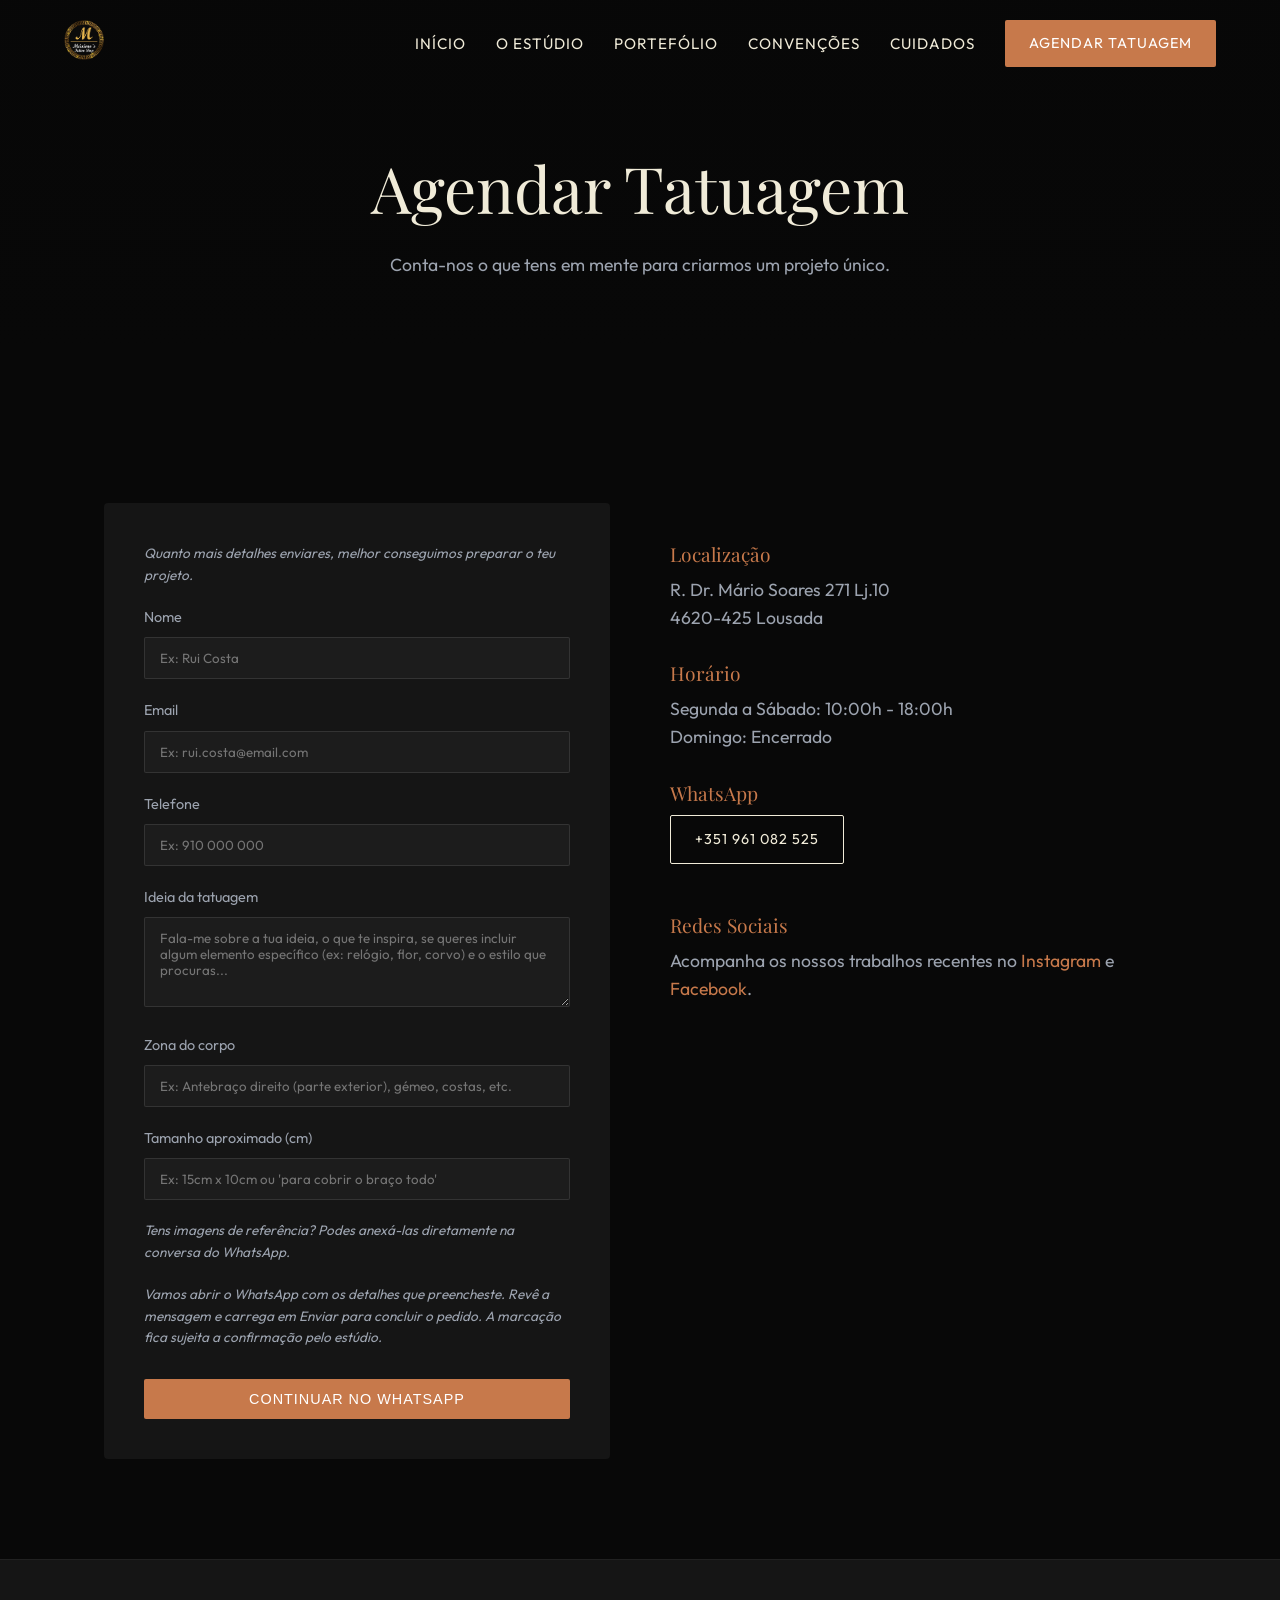
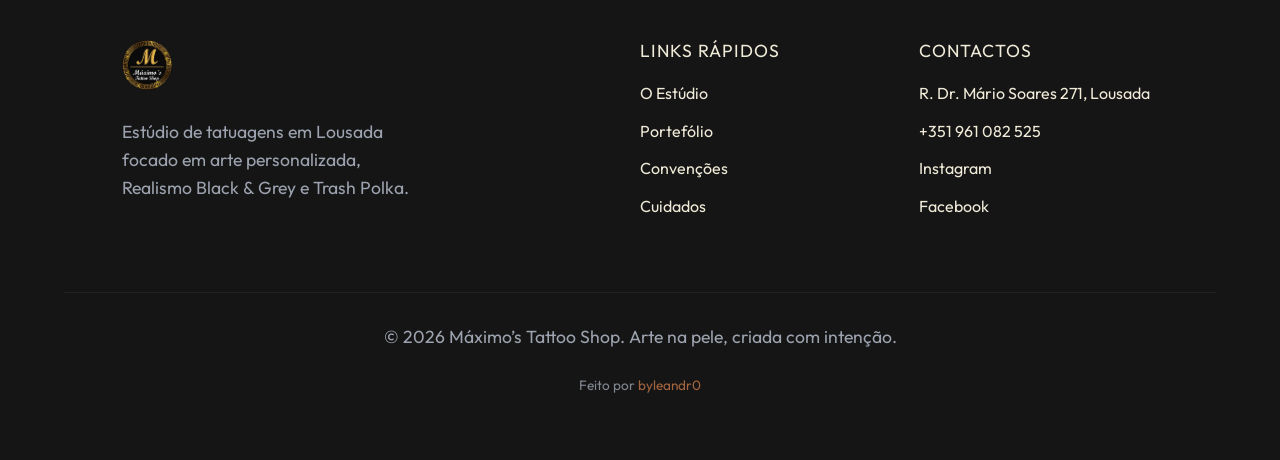
<file: contacto.html>
<!DOCTYPE html>
<html lang="pt-PT">
<head>
    <link rel="icon" type="image/png" href="imgs/logo.png">
    <meta charset="UTF-8">
    <meta name="viewport" content="width=device-width, initial-scale=1.0">
    <title>Contacto | Máximo’s Tattoo Shop</title>
    <link rel="stylesheet" href="css/style.css">
    <style>
        .page-header {
            padding: 150px 5% 50px;
            text-align: center;
            background: linear-gradient(rgba(8,8,8,0.9), var(--bg-dark)), url('https://cdn.myportfolio.com/5f1f122c-08f6-4db4-a8df-3c2144be838a/7c2eefe3-48d6-47b9-ad19-a01fca27b56e_rw_1920.jpeg?h=8f2eebcc6a8084aa6534615d7fa0cb57') center/cover;
        }
        
        .contact-grid {
            display: grid;
            grid-template-columns: 1fr 1fr;
            gap: 60px;
            margin-top: 50px;
        }
        
        @media (max-width: 800px) {
            .contact-grid { grid-template-columns: 1fr; }
        }

        .contact-form {
            background: var(--bg-card);
            padding: 40px;
            border-radius: 4px;
        }

        .form-group {
            margin-bottom: 20px;
        }

        .form-group label {
            display: block;
            margin-bottom: 8px;
            color: var(--text-muted);
            font-size: 0.9rem;
        }

        .form-group input, .form-group textarea, .form-group select {
            width: 100%;
            padding: 12px 15px;
            background: rgba(255,255,255,0.03);
            border: 1px solid rgba(255,255,255,0.1);
            color: var(--text-main);
            border-radius: 2px;
            font-family: var(--font-sans);
            transition: border-color var(--transition-smooth);
        }

        .form-group input:focus, .form-group textarea:focus, .form-group select:focus {
            outline: none;
            border-color: var(--accent-copper);
        }

        .form-note {
            font-size: 0.85rem;
            color: var(--text-muted);
            margin-bottom: 20px;
            font-style: italic;
        }

        .contact-info {
            padding-top: 40px;
        }

        .info-block {
            margin-bottom: 30px;
        }

        .info-block h3 {
            font-size: 1.2rem;
            color: var(--accent-copper);
            margin-bottom: 10px;
        }
    </style>
</head>
<body>
    <!-- Premium Loader -->
    <div class="loader-wrapper" id="loader">
        <div class="loader-content">
            <img src="imgs/logo.png" alt="Máximo's Tattoo Shop" class="loader-logo">
            <div class="loader-progress">
                <div class="loader-bar"></div>
            </div>
        </div>
    </div>

    <header>
        <a href="index.html" class="logo"><img src="imgs/logo.png" alt="Máximo's Tattoo Shop"></a>
        <nav>
            <ul>
                <li><a href="index.html">Início</a></li>
                <li><a href="estudio.html">O Estúdio</a></li>
                <li><a href="portefolio.html">Portefólio</a></li>
                <li><a href="convencoes.html">Convenções</a></li>
                <li><a href="cuidados.html">Cuidados</a></li>
                <li><a href="contacto.html" class="active btn-primary" style="color:white!important;">Agendar Tatuagem</a></li>
            </ul>
        </nav>
        <button class="hamburger"><svg viewBox="0 0 24 24" fill="none" stroke="currentColor" stroke-width="2"><line x1="3" y1="12" x2="21" y2="12"></line><line x1="3" y1="6" x2="21" y2="6"></line><line x1="3" y1="18" x2="21" y2="18"></line></svg></button>
    </header>

    <main>
        <section class="page-header fade-up">
            <div class="container">
                <h1>Agendar Tatuagem</h1>
                <p>Conta-nos o que tens em mente para criarmos um projeto único.</p>
            </div>
        </section>

        <section>
            <div class="container fade-up">
            <div class="contact-grid">
                <div class="contact-form">
                    <p class="form-note">Quanto mais detalhes enviares, melhor conseguimos preparar o teu projeto.</p>
                    <form id="whatsapp-form" aria-describedby="whatsapp-note">
                        <div class="form-group">
                            <label for="nome">Nome</label>
                            <input id="nome" name="nome" type="text" autocomplete="name" required placeholder="Ex: Rui Costa">
                        </div>
                        <div class="form-group">
                            <label for="email">Email</label>
                            <input id="email" name="email" type="email" autocomplete="email" required placeholder="Ex: rui.costa@email.com">
                        </div>
                        <div class="form-group">
                            <label for="telefone">Telefone</label>
                            <input id="telefone" name="telefone" type="tel" autocomplete="tel" required placeholder="Ex: 910 000 000">
                        </div>
                        <div class="form-group">
                            <label for="ideia">Ideia da tatuagem</label>
                            <textarea id="ideia" name="ideia" required rows="4" placeholder="Fala-me sobre a tua ideia, o que te inspira, se queres incluir algum elemento específico (ex: relógio, flor, corvo) e o estilo que procuras..."></textarea>
                        </div>
                        <div class="form-group">
                            <label for="zona">Zona do corpo</label>
                            <input id="zona" name="zona" type="text" required placeholder="Ex: Antebraço direito (parte exterior), gémeo, costas, etc.">
                        </div>
                        <div class="form-group">
                            <label for="tamanho">Tamanho aproximado (cm)</label>
                            <input id="tamanho" name="tamanho" type="text" required placeholder="Ex: 15cm x 10cm ou 'para cobrir o braço todo'">
                        </div>
                        <p class="form-note">Tens imagens de referência? Podes anexá-las diretamente na conversa do WhatsApp.</p>
                        <p class="form-note" id="whatsapp-note">Vamos abrir o WhatsApp com os detalhes que preencheste. Revê a mensagem e carrega em Enviar para concluir o pedido. A marcação fica sujeita a confirmação pelo estúdio.</p>
                        <button type="submit" id="whatsapp-submit" class="btn-primary" disabled style="width: 100%; margin-top: 10px;">Continuar no WhatsApp</button>
                        <noscript><p class="form-note">Ativa o JavaScript para usar o formulário ou <a href="https://wa.me/351961082525">contacta-nos diretamente pelo WhatsApp</a>.</p></noscript>
                    </form>
                </div>
                
                <div class="contact-info">
                    <div class="info-block">
                        <h3>Localização</h3>
                        <p>R. Dr. Mário Soares 271 Lj.10<br>4620-425 Lousada</p>
                    </div>
                    <div class="info-block">
                        <h3>Horário</h3>
                        <p>Segunda a Sábado: 10:00h - 18:00h<br>Domingo: Encerrado</p>
                    </div>
                    <div class="info-block">
                        <h3>WhatsApp</h3>
                        <a href="https://wa.me/351961082525" target="_blank" class="btn-secondary">+351 961 082 525</a>
                    </div>
                    <div class="info-block" style="margin-top: 50px;">
                        <h3>Redes Sociais</h3>
                        <p>Acompanha os nossos trabalhos recentes no <a href="https://www.instagram.com/maximos.tattooshop_lousada/" target="_blank" style="color: var(--accent-copper);">Instagram</a> e <a href="https://www.facebook.com/maximus.tattoo/?locale=pt_PT" target="_blank" style="color: var(--accent-copper);">Facebook</a>.</p>
                    </div>
                </div>
            </div>
            </div>
        </section>
    </main>

    <footer>
        <div class="container footer-grid">
            <div class="footer-brand">
                <a href="index.html" class="logo"><img src="imgs/logo.png" alt="Máximo's Tattoo Shop"></a>
                <p>Estúdio de tatuagens em Lousada focado em arte personalizada, Realismo Black & Grey e Trash Polka.</p>
            </div>
            <div class="footer-links">
                <h4>Links Rápidos</h4>
                <ul>
                    <li><a href="estudio.html">O Estúdio</a></li>
                    <li><a href="portefolio.html">Portefólio</a></li>
                    <li><a href="convencoes.html">Convenções</a></li>
                    <li><a href="cuidados.html">Cuidados</a></li>
                </ul>
            </div>
            <div class="footer-links">
                <h4>Contactos</h4>
                <ul>
                    <li><a href="contacto.html">R. Dr. Mário Soares 271, Lousada</a></li>
                    <li><a href="https://wa.me/351961082525" target="_blank">+351 961 082 525</a></li>
                    <li><a href="https://www.instagram.com/maximos.tattooshop_lousada/" target="_blank">Instagram</a></li>
                    <li><a href="https://www.facebook.com/maximus.tattoo/?locale=pt_PT" target="_blank">Facebook</a></li>
                </ul>
            </div>
        </div>
        <div class="container footer-bottom">
            <p>&copy; 2026 Máximo’s Tattoo Shop. Arte na pele, criada com intenção.</p>
            <p style="margin-top: 10px; font-size: 0.85rem; opacity: 0.8;">Feito por <a href="https://byleandr0.com" target="_blank" style="color: var(--accent-copper);">byleandr0</a></p>
        </div>
    </footer>

    <script src="js/main.js"></script>
    <script src="js/contacto.js"></script>
</body>
</html>
</file>
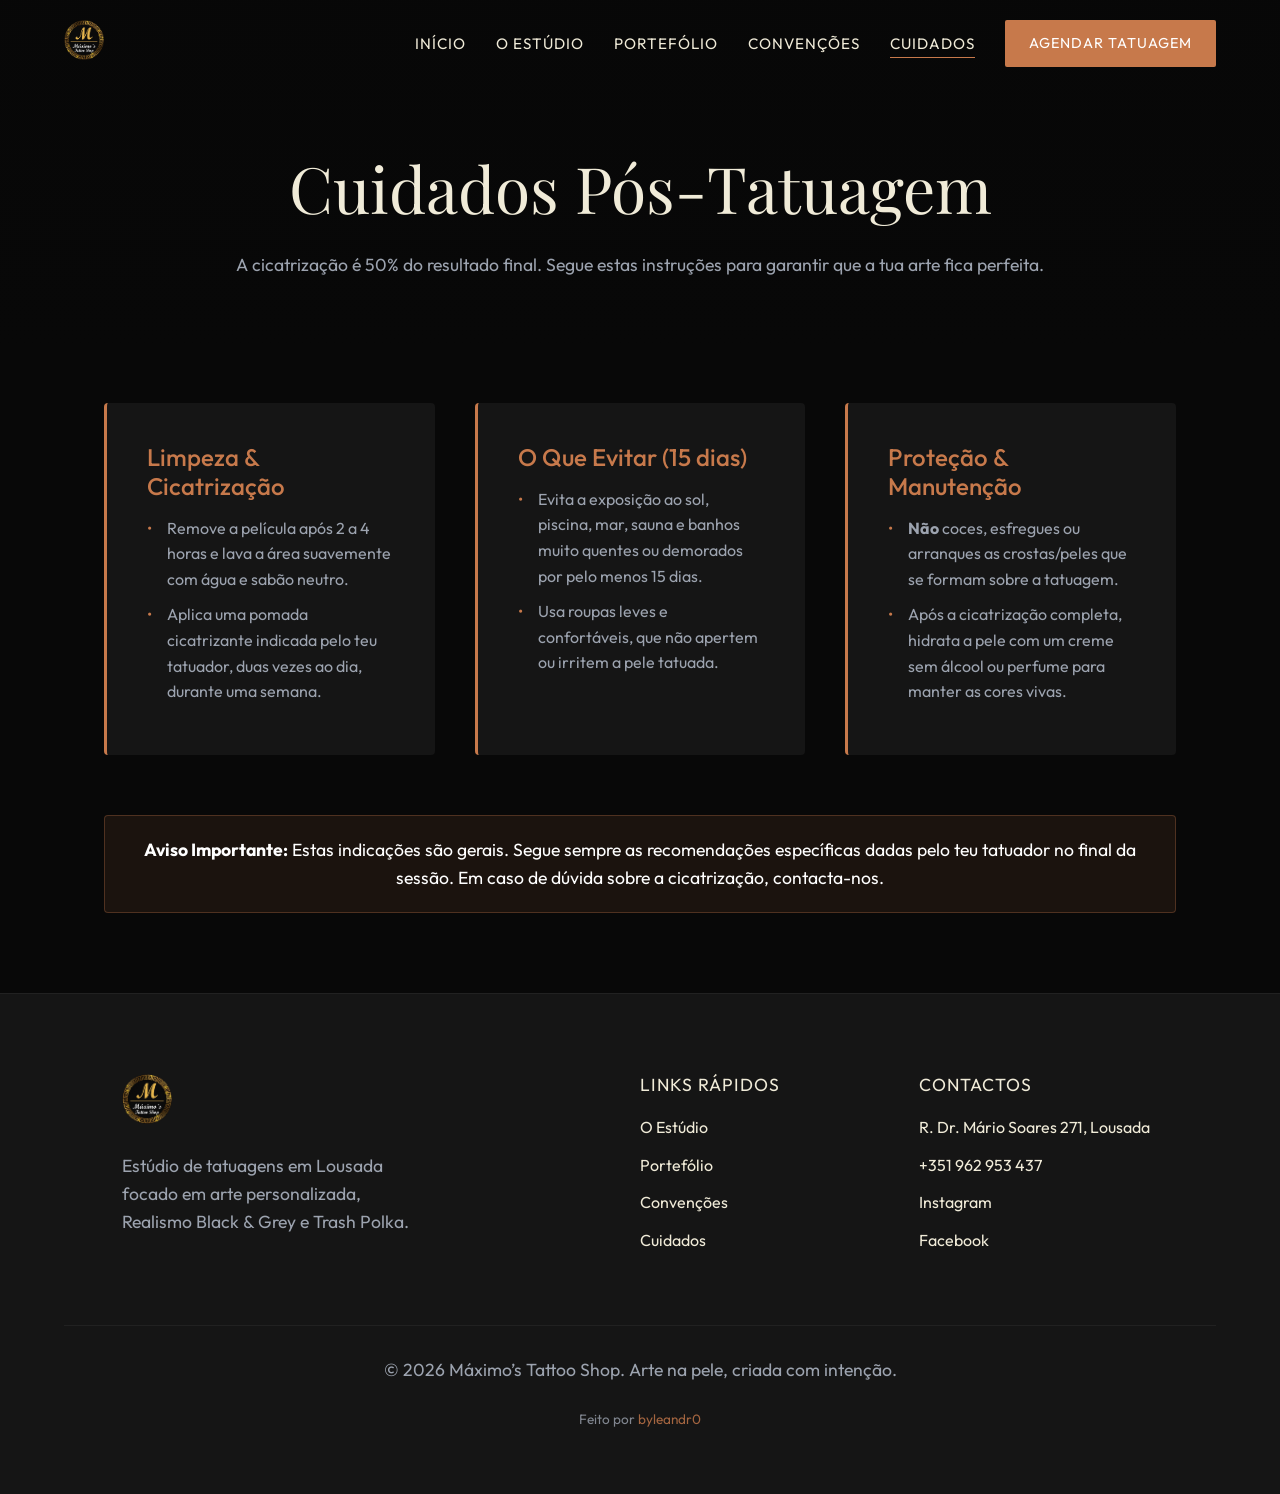
<file: cuidados.html>
<!DOCTYPE html>
<html lang="pt-PT">
<head>
    <link rel="icon" type="image/png" href="imgs/logo.png">
    <meta charset="UTF-8">
    <meta name="viewport" content="width=device-width, initial-scale=1.0">
    <title>Cuidados | Máximo’s Tattoo Shop</title>
    <link rel="stylesheet" href="css/style.css">
    <style>
        .page-header {
            padding: 150px 5% 50px;
            text-align: center;
            background: linear-gradient(rgba(8,8,8,0.9), var(--bg-dark)), url('https://cdn.myportfolio.com/5f1f122c-08f6-4db4-a8df-3c2144be838a/bf830eb0-b700-444a-b5b3-7c4dd4fde6f7_rw_1920.jpeg?h=f48b32bd23892fbfdb6a85a183415d82') center/cover;
        }

        .care-grid {
            display: grid;
            grid-template-columns: repeat(auto-fit, minmax(280px, 1fr));
            gap: 40px;
            margin-top: 50px;
        }

        .care-card {
            background: var(--bg-card);
            padding: 40px;
            border-radius: 4px;
            border-left: 3px solid var(--accent-copper);
        }

        .care-card h3 {
            color: var(--accent-copper);
            margin-bottom: 15px;
            font-family: var(--font-sans);
            font-weight: 500;
        }

        .care-card ul {
            list-style: none;
        }
        
        .care-card ul li {
            position: relative;
            padding-left: 20px;
            margin-bottom: 10px;
            color: var(--text-muted);
        }

        .care-card ul li::before {
            content: '•';
            position: absolute;
            left: 0;
            color: var(--accent-copper);
        }

        .alert-box {
            background: rgba(199, 121, 75, 0.1);
            border: 1px solid rgba(199, 121, 75, 0.3);
            padding: 20px;
            border-radius: 4px;
            margin-top: 60px;
            margin-bottom: 80px;
            text-align: center;
        }

        .alert-box p {
            margin: 0;
            color: #fff;
        }
    </style>
</head>
<body>
    <!-- Premium Loader -->
    <div class="loader-wrapper" id="loader">
        <div class="loader-content">
            <img src="imgs/logo.png" alt="Máximo's Tattoo Shop" class="loader-logo">
            <div class="loader-progress">
                <div class="loader-bar"></div>
            </div>
        </div>
    </div>

    <header>
        <a href="index.html" class="logo"><img src="imgs/logo.png" alt="Máximo's Tattoo Shop"></a>
        <nav>
            <ul>
                <li><a href="index.html">Início</a></li>
                <li><a href="estudio.html">O Estúdio</a></li>
                <li><a href="portefolio.html">Portefólio</a></li>
                <li><a href="convencoes.html">Convenções</a></li>
                <li><a href="cuidados.html" class="active">Cuidados</a></li>
                <li><a href="contacto.html" class="btn-primary" style="color:white!important;">Agendar Tatuagem</a></li>
            </ul>
        </nav>
        <button class="hamburger"><svg viewBox="0 0 24 24" fill="none" stroke="currentColor" stroke-width="2"><line x1="3" y1="12" x2="21" y2="12"></line><line x1="3" y1="6" x2="21" y2="6"></line><line x1="3" y1="18" x2="21" y2="18"></line></svg></button>
    </header>

    <main>
        <section class="page-header fade-up">
            <div class="container">
                <h1>Cuidados Pós-Tatuagem</h1>
                <p>A cicatrização é 50% do resultado final. Segue estas instruções para garantir que a tua arte fica perfeita.</p>
            </div>
        </section>

        <section class="container fade-up" style="padding-top: 0;">
            <div class="care-grid">
                <div class="care-card">
                    <h3>Limpeza & Cicatrização</h3>
                    <ul>
                        <li>Remove a película após 2 a 4 horas e lava a área suavemente com água e sabão neutro.</li>
                        <li>Aplica uma pomada cicatrizante indicada pelo teu tatuador, duas vezes ao dia, durante uma semana.</li>
                    </ul>
                </div>

                <div class="care-card">
                    <h3>O Que Evitar (15 dias)</h3>
                    <ul>
                        <li>Evita a exposição ao sol, piscina, mar, sauna e banhos muito quentes ou demorados por pelo menos 15 dias.</li>
                        <li>Usa roupas leves e confortáveis, que não apertem ou irritem a pele tatuada.</li>
                    </ul>
                </div>

                <div class="care-card">
                    <h3>Proteção & Manutenção</h3>
                    <ul>
                        <li><strong>Não</strong> coces, esfregues ou arranques as crostas/peles que se formam sobre a tatuagem.</li>
                        <li>Após a cicatrização completa, hidrata a pele com um creme sem álcool ou perfume para manter as cores vivas.</li>
                    </ul>
                </div>
            </div>

            <div class="alert-box fade-up">
                <p><strong>Aviso Importante:</strong> Estas indicações são gerais. Segue sempre as recomendações específicas dadas pelo teu tatuador no final da sessão. Em caso de dúvida sobre a cicatrização, contacta-nos.</p>
            </div>
        </section>

    </main>

    <footer>
        <div class="container footer-grid">
            <div class="footer-brand">
                <a href="index.html" class="logo"><img src="imgs/logo.png" alt="Máximo's Tattoo Shop"></a>
                <p>Estúdio de tatuagens em Lousada focado em arte personalizada, Realismo Black & Grey e Trash Polka.</p>
            </div>
            <div class="footer-links">
                <h4>Links Rápidos</h4>
                <ul>
                    <li><a href="estudio.html">O Estúdio</a></li>
                    <li><a href="portefolio.html">Portefólio</a></li>
                    <li><a href="convencoes.html">Convenções</a></li>
                    <li><a href="cuidados.html">Cuidados</a></li>
                </ul>
            </div>
            <div class="footer-links">
                <h4>Contactos</h4>
                <ul>
                    <li><a href="contacto.html">R. Dr. Mário Soares 271, Lousada</a></li>
                    <li><a href="https://wa.me/351962953437" target="_blank">+351 962 953 437</a></li>
                    <li><a href="https://www.instagram.com/maximos.tattooshop_lousada/" target="_blank">Instagram</a></li>
                    <li><a href="https://www.facebook.com/maximus.tattoo/?locale=pt_PT" target="_blank">Facebook</a></li>
                </ul>
            </div>
        </div>
        <div class="container footer-bottom">
            <p>&copy; 2026 Máximo’s Tattoo Shop. Arte na pele, criada com intenção.</p>
            <p style="margin-top: 10px; font-size: 0.85rem; opacity: 0.8;">Feito por <a href="https://byleandr0.com" target="_blank" style="color: var(--accent-copper);">byleandr0</a></p>
        </div>
    </footer>

    <script src="js/main.js"></script>
</body>
</html>
</file>
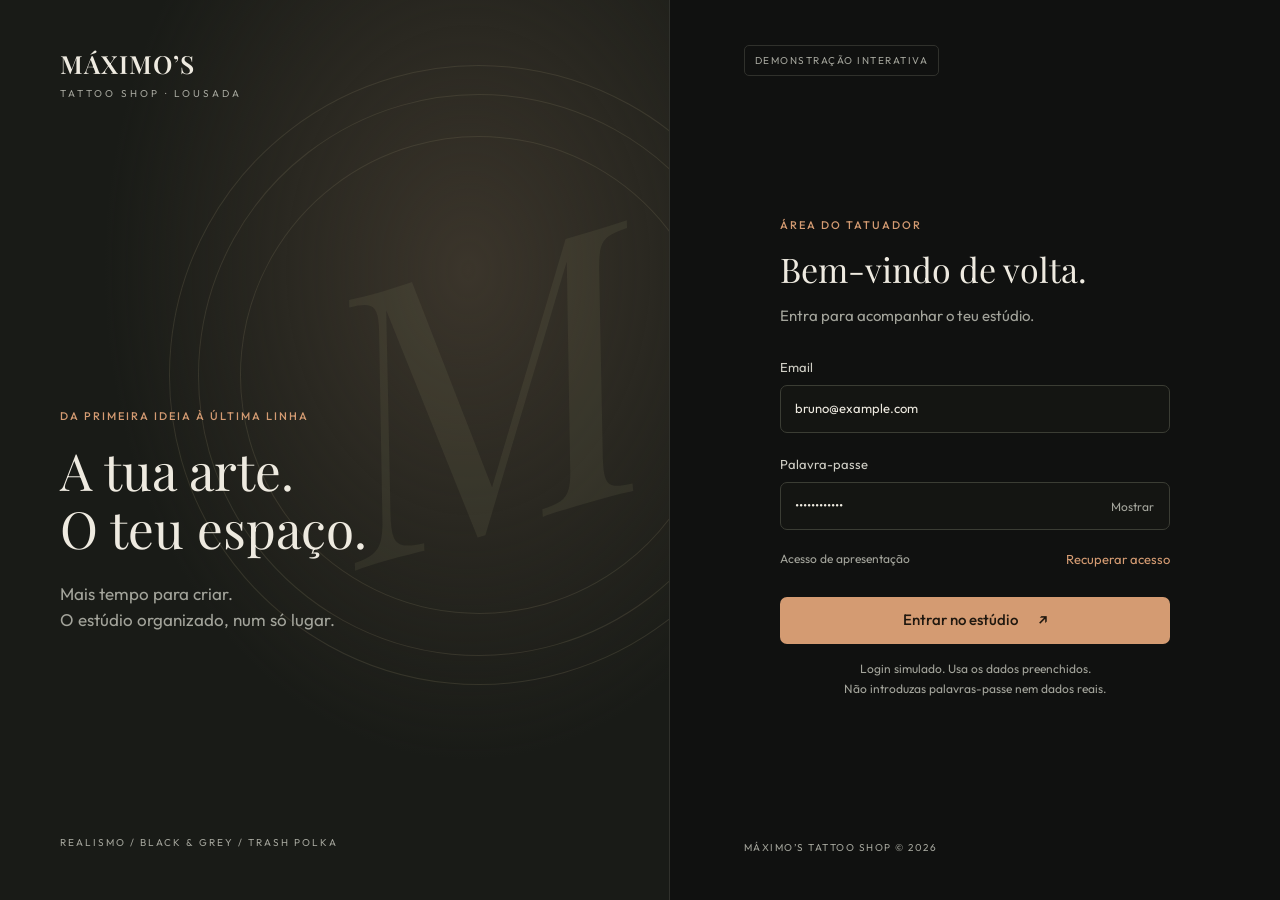
<file: dashboard.html>
<!doctype html>
<html lang="pt-PT">
<head><meta charset="utf-8"><meta name="viewport" content="width=device-width,initial-scale=1,viewport-fit=cover"><meta name="robots" content="noindex,nofollow"><title>Estúdio privado · Máximo’s Tattoo Shop</title><link rel="icon" href="imgs/logo.png"><link rel="stylesheet" href="css/dashboard.css"></head>
<body>
<section id="login" class="login-screen">
 <div class="login-art"><a href="index.html" class="wordmark">MÁXIMO’S<span>TATTOO SHOP · LOUSADA</span></a><div class="art-lines" aria-hidden="true"><span>M</span></div><div class="art-caption"><div class="eyebrow">DA PRIMEIRA IDEIA À ÚLTIMA LINHA</div><h1>A tua arte.<br>O teu espaço.</h1><p>Mais tempo para criar.<br>O estúdio organizado, num só lugar.</p></div><span class="art-foot">REALISMO / BLACK & GREY / TRASH POLKA</span></div>
 <div class="login-side"><span class="demo-label">DEMONSTRAÇÃO INTERATIVA</span><form id="login-form"><div class="eyebrow">ÁREA DO TATUADOR</div><h2>Bem-vindo de volta.</h2><p class="muted">Entra para acompanhar o teu estúdio.</p><label>Email<input type="email" value="bruno@example.com" autocomplete="off" required></label><label>Palavra-passe<div class="password-wrap"><input id="password" type="password" value="demonstracao" autocomplete="off" required><button type="button" id="show-password" aria-label="Mostrar palavra-passe">Mostrar</button></div></label><div class="login-options"><span>Acesso de apresentação</span><button type="button" class="text-button" id="recover">Recuperar acesso</button></div><button class="primary full" type="submit">Entrar no estúdio <span>↗</span></button><p class="demo-explanation">Login simulado. Usa os dados preenchidos.<br>Não introduzas palavras-passe nem dados reais.</p></form><span class="login-footer">MÁXIMO’S TATTOO SHOP © 2026</span></div>
</section>
<div id="app" class="app" hidden>
 <aside class="sidebar"><a class="wordmark" href="index.html">MÁXIMO’S<span>TATTOO SHOP</span></a><div class="sidebar-caption">O TEU ESTÚDIO</div><nav aria-label="Navegação principal"><button data-page="overview" class="active"><span>◫</span> Visão geral</button><button data-page="agenda"><span>▦</span> Agenda</button><button data-page="requests"><span>↙</span> Pedidos <b id="nav-count">3</b></button><button data-page="clients"><span>◎</span> Clientes</button><button data-page="availability"><span>◷</span> Horários</button></nav><div class="sidebar-bottom"><div class="demo-card"><span class="status-dot"></span> Modo demonstração<small>Dados fictícios · sem envios reais</small></div><a href="index.html" target="_blank" rel="noopener">Ver site público ↗</a><button id="logout">Terminar sessão ↗</button><div class="profile"><div class="avatar">BM</div><div>Bruno Máximos<small>Tatuador / Administrador</small></div></div></div></aside>
 <div class="workspace"><header class="topbar"><div><span class="muted">Estúdio</span><span class="slash">/</span><span id="breadcrumb">Visão geral</span></div><div class="top-right"><span class="demo-label">PRÉ-VISUALIZAÇÃO</span><span class="avatar small">BM</span></div></header><main id="main"></main><footer class="app-footer">Máximo’s Tattoo Shop <span>Protótipo de apresentação · Setembro 2026</span></footer></div>
</div>
<dialog id="detail-dialog"><div class="dialog-top"><span class="eyebrow">FICHA DO CLIENTE</span><button class="icon-button" data-close aria-label="Fechar ficha">×</button></div><div id="detail-content"></div></dialog>
<dialog id="new-dialog"><div class="dialog-top"><span class="eyebrow">AGENDA DO ESTÚDIO</span><button class="icon-button" data-close aria-label="Fechar nova marcação">×</button></div><h2>Nova marcação</h2><p class="muted">Adiciona um contacto recebido fora do site.</p><form id="new-form"><div class="form-grid"><label>Nome<input name="name" required maxlength="80" placeholder="Nome do cliente"></label><label>Email<input name="email" type="email" required placeholder="cliente@example.com"></label><label>Data<input name="date" type="date" value="2026-09-28" required></label><label>Hora<input name="time" type="time" value="10:00" required></label><label>Zona do corpo<input name="zone" required placeholder="Ex.: antebraço"></label><label>Duração<select name="duration"><option value="1">1 hora</option><option value="2" selected>2 horas</option><option value="3">3 horas</option></select></label><label class="span-two">Ideia<textarea name="idea" required maxlength="1200" placeholder="Descrição do projeto"></textarea></label></div><button class="primary full" type="submit">Adicionar à agenda</button></form></dialog>
<div id="toast" class="toast" role="status" hidden></div><script src="js/dashboard.js"></script>
</body></html>
</file>
<file: css/style.css>
@import url('https://fonts.googleapis.com/css2?family=Outfit:wght@300;400;500;600&family=Playfair+Display:ital,wght@0,400;0,600;1,400&display=swap');

:root {
  --bg-dark: #080808;
  --bg-card: #151515;
  --bg-lighter: #1e1e1e;
  
  --text-main: #f0ebd8;
  --text-muted: #9ca3af;
  
  --accent-copper: #c7794b;
  --accent-copper-hover: #b06236;
  --accent-red: #7a1f1f;
  
  --font-sans: 'Outfit', sans-serif;
  --font-serif: 'Playfair Display', serif;
  
  --transition-smooth: 0.4s cubic-bezier(0.25, 1, 0.5, 1);
}

* {
  margin: 0;
  padding: 0;
  box-sizing: border-box;
}

html {
  scroll-behavior: smooth;
  font-size: 16px;
}

body {
  background-color: var(--bg-dark);
  color: var(--text-main);
  font-family: var(--font-sans);
  line-height: 1.6;
  overflow-x: hidden;
  opacity: 0;
  animation: fadeInBody 0.8s forwards;
}

@keyframes fadeInBody {
  to { opacity: 1; }
}

/* Typography */
h1, h2, h3, h4 {
  font-family: var(--font-serif);
  font-weight: 400;
  line-height: 1.2;
}

h1 {
  font-size: clamp(2.5rem, 5vw, 4.5rem);
  margin-bottom: 1.5rem;
}

h2 {
  font-size: clamp(2rem, 4vw, 3rem);
  margin-bottom: 2rem;
  position: relative;
  display: inline-block;
}

h2::after {
  content: '';
  position: absolute;
  bottom: -10px;
  left: 0;
  width: 40px;
  height: 2px;
  background-color: var(--accent-copper);
}

h3 {
  font-size: 1.5rem;
  margin-bottom: 1rem;
}

p {
  color: var(--text-muted);
  margin-bottom: 1.5rem;
  font-size: 1.1rem;
}

a {
  color: var(--text-main);
  text-decoration: none;
  transition: color var(--transition-smooth);
}

a:hover {
  color: var(--accent-copper);
}

/* Layout */
.container {
  max-width: 1200px;
  margin: 0 auto;
  padding: 0 5%;
}

section {
  padding: 100px 0;
}

/* Header & Nav */
header {
  position: fixed;
  top: 0;
  left: 0;
  width: 100%;
  padding: 20px 5%;
  display: flex;
  justify-content: space-between;
  align-items: center;
  z-index: 1000;
  transition: all var(--transition-smooth);
  background: transparent;
}

header.scrolled {
  background: rgba(8, 8, 8, 0.95);
  backdrop-filter: blur(10px);
  padding: 15px 5%;
  border-bottom: 1px solid rgba(255, 255, 255, 0.05);
}

.logo img {
  height: 40px;
}

nav ul {
  display: flex;
  gap: 30px;
  list-style: none;
  align-items: center;
}

nav ul li a {
  font-size: 0.95rem;
  text-transform: uppercase;
  letter-spacing: 1px;
  position: relative;
}

nav ul li a::after {
  content: '';
  position: absolute;
  bottom: -5px;
  left: 0;
  width: 0;
  height: 1px;
  background-color: var(--accent-copper);
  transition: width var(--transition-smooth);
}

nav ul li a:hover::after,
nav ul li a.active::after {
  width: 100%;
}

.btn-primary {
  background-color: var(--accent-copper);
  color: #fff !important;
  padding: 12px 24px;
  border: none;
  border-radius: 2px;
  text-transform: uppercase;
  letter-spacing: 1px;
  font-size: 0.9rem;
  cursor: pointer;
  transition: all var(--transition-smooth);
  display: inline-block;
}

.btn-primary:hover {
  background-color: var(--accent-copper-hover);
  transform: translateY(-2px);
  box-shadow: 0 10px 20px rgba(0, 0, 0, 0.3);
}
.btn-primary::after { display: none !important; }

.btn-secondary {
  background-color: transparent;
  color: var(--text-main) !important;
  padding: 12px 24px;
  border: 1px solid var(--text-main);
  border-radius: 2px;
  text-transform: uppercase;
  letter-spacing: 1px;
  font-size: 0.9rem;
  cursor: pointer;
  transition: all var(--transition-smooth);
  display: inline-block;
}

.btn-secondary:hover {
  background-color: var(--text-main);
  color: var(--bg-dark) !important;
}
.btn-secondary::after { display: none !important; }

/* Mobile Menu */
.hamburger {
  display: none;
  cursor: pointer;
  background: none;
  border: none;
  color: var(--text-main);
}
.hamburger svg {
  width: 30px;
  height: 30px;
}

/* Animations (Scroll triggers) */
.fade-up {
  opacity: 0;
  transform: translateY(30px);
  transition: opacity 0.8s ease-out, transform 0.8s ease-out;
}
.fade-up.visible {
  opacity: 1;
  transform: translateY(0);
}

/* Footer */
footer {
  background-color: var(--bg-card);
  padding: 80px 5% 40px;
  border-top: 1px solid rgba(255,255,255,0.05);
}

.footer-grid {
  display: grid;
  grid-template-columns: 2fr 1fr 1fr;
  gap: 40px;
  margin-bottom: 60px;
}

.footer-brand .logo img {
  height: 50px;
  margin-bottom: 20px;
}

.footer-brand p {
  max-width: 300px;
}

.footer-links h4 {
  font-family: var(--font-sans);
  font-size: 1.1rem;
  margin-bottom: 20px;
  text-transform: uppercase;
  letter-spacing: 1px;
}

.footer-links ul {
  list-style: none;
}

.footer-links ul li {
  margin-bottom: 12px;
}

.footer-bottom {
  text-align: center;
  padding-top: 30px;
  border-top: 1px solid rgba(255,255,255,0.05);
  color: var(--text-muted);
  font-size: 0.9rem;
}

/* Responsive */
@media (max-width: 900px) {
  nav ul {
    position: fixed;
    top: 0;
    right: -100%;
    width: 300px;
    height: 100vh;
    background-color: var(--bg-card);
    flex-direction: column;
    justify-content: center;
    transition: right var(--transition-smooth);
    box-shadow: -5px 0 20px rgba(0,0,0,0.5);
  }
  
  nav ul.active {
    right: 0;
  }
  
  .hamburger {
    display: block;
    z-index: 1001;
  }

  .footer-grid {
    grid-template-columns: 1fr;
  }
}



/* --- LOADER ANIMATION --- */
.loader-wrapper {
    position: fixed;
    top: 0;
    left: 0;
    width: 100vw;
    height: 100vh;
    background-color: var(--bg-dark);
    z-index: 99999;
    display: flex;
    justify-content: center;
    align-items: center;
    transition: opacity 0.8s ease, visibility 0.8s ease;
}

.loader-content {
    display: flex;
    flex-direction: column;
    align-items: center;
    gap: 30px;
}

.loader-logo {
    width: 150px;
    height: auto;
    opacity: 0;
    animation: inkReveal 1s forwards;
}

.loader-progress {
    width: 150px;
    height: 2px;
    background: rgba(255, 255, 255, 0.1);
    border-radius: 2px;
    overflow: hidden;
}

.loader-bar {
    width: 0%;
    height: 100%;
    background: var(--accent-copper);
    box-shadow: 0 0 10px var(--accent-copper);
    animation: loadingBar 1s ease-in-out forwards;
}

@keyframes inkReveal {
    0% {
        opacity: 0;
        transform: scale(0.9) translateY(20px);
        filter: blur(10px) drop-shadow(0 0 0 rgba(199, 121, 75, 0));
    }
    100% {
        opacity: 1;
        transform: scale(1) translateY(0);
        filter: blur(0px) drop-shadow(0 0 20px rgba(199, 121, 75, 0.4));
    }
}

@keyframes loadingBar {
    0% { width: 0%; }
    50% { width: 60%; }
    100% { width: 100%; }
}

.loader-wrapper.fade-out {
    opacity: 0;
    visibility: hidden;
}
</file>
<file: css/dashboard.css>
@import url('https://fonts.googleapis.com/css2?family=Outfit:wght@400;500;600;700&family=Playfair+Display:ital,wght@0,400;0,500;1,400&display=swap');
:root{color-scheme:dark;--bg:#101110;--surface:#191a18;--surface2:#20211e;--line:#30312c;--ink:#eeeae0;--muted:#a3a49b;--copper:#d49b72;--green:#b7c6a2;--serif:'Playfair Display',Georgia,serif;--sans:'Outfit',Arial,sans-serif}*{box-sizing:border-box}body{margin:0;background:var(--bg);color:var(--ink);font:15px/1.5 var(--sans)}button,input,select,textarea{font:inherit}button,a,input,select,textarea{-webkit-tap-highlight-color:transparent}button,a{cursor:pointer}a{color:inherit;text-decoration:none}button{color:var(--ink);background:none;border:0}button:focus-visible,a:focus-visible{outline:2px solid var(--copper);outline-offset:4px}button:disabled{opacity:.45;cursor:not-allowed}[hidden]{display:none!important}h1,h2,h3,p{margin:0}h1,h2{font-family:var(--serif);font-weight:400}h1{font-size:clamp(38px,4vw,58px);line-height:1.14}h2{font-size:32px;line-height:1.2}h3{font-size:17px;font-weight:500}.muted{color:var(--muted)}.eyebrow{color:var(--copper);font-size:11px;letter-spacing:2px;font-weight:500;margin-bottom:16px}.wordmark{display:block;font:600 25px/1.1 var(--serif);letter-spacing:1px}.wordmark span{display:block;font:10px/1.5 var(--sans);letter-spacing:3px;margin-top:8px;color:var(--muted)}.login-screen{min-height:100vh;display:grid;grid-template-columns:1.1fr 1fr}.login-art{position:relative;overflow:hidden;background:radial-gradient(ellipse at 70% 30%,#3b352b 0,transparent 55%),#191b17;min-height:720px;padding:50px 60px;display:flex;flex-direction:column;justify-content:space-between;border-right:1px solid var(--line)}.art-lines{position:absolute;right:-120px;top:65px;width:620px;height:620px;border:1px solid #68614c55;border-radius:50%;display:grid;place-items:center;transform:rotate(-16deg)}.art-lines:before,.art-lines:after{content:'';position:absolute;inset:28px;border:1px solid #68614c55;border-radius:50%}.art-lines:after{inset:70px}.art-lines span{font:italic 370px var(--serif);color:#8d896421}.art-caption{position:relative;padding-top:170px}.art-caption p{color:var(--muted);margin-top:24px;font-size:17px}.art-foot{font-size:10px;letter-spacing:2px;margin-top:65px;color:var(--muted)}.login-side{padding:45px 12%;display:flex;flex-direction:column;align-items:flex-start;justify-content:space-between;gap:50px}.demo-label{font-size:10px;letter-spacing:1.5px;border:1px solid var(--line);padding:7px 10px;border-radius:5px;color:var(--muted)}.login-side form{width:100%;max-width:390px;margin:auto}.login-side h2{font-size:34px}.login-side form>p{margin:15px 0 30px}label{display:block;font-size:13px;color:#cfcec5}input,select,textarea{display:block;min-width:0;width:100%;margin-top:8px;padding:13px 14px;background:#141512;border:1px solid #3b3d34;border-radius:7px;color:var(--ink);outline:none}input:focus,select:focus,textarea:focus{border-color:var(--copper);box-shadow:0 0 0 2px #d49b721a}textarea{resize:vertical;min-height:95px}.login-side label{margin-top:22px}.password-wrap{position:relative}.password-wrap input{padding-right:80px}.password-wrap button{position:absolute;right:8px;top:8px;font-size:12px;color:var(--muted);padding:8px}.login-options{display:flex;justify-content:space-between;gap:12px;font-size:12px;color:var(--muted);margin:20px 0 28px}.text-button{color:var(--copper);padding:0;font-size:13px}.primary{background:var(--copper);color:#20180f;padding:12px 18px;border-radius:7px;font-weight:500;display:inline-flex;gap:20px;align-items:center;justify-content:space-between;min-height:44px}.primary:hover{background:#e5af85}.secondary{background:var(--surface2);border:1px solid #41433a;border-radius:7px;padding:10px 15px;min-height:42px}.full{width:100%;justify-content:center}.login-side .demo-explanation{font-size:12px;color:var(--muted);text-align:center;line-height:1.7;margin-bottom:0}.login-footer{font-size:10px;letter-spacing:1.5px;color:var(--muted)}.app{display:grid;grid-template-columns:230px minmax(0,1fr);min-height:100vh}.sidebar{padding:33px 23px 22px;background:#171815;border-right:1px solid var(--line);display:flex;flex-direction:column;position:sticky;top:0;height:100vh}.sidebar .wordmark{font-size:23px}.sidebar-caption{font-size:10px;letter-spacing:1.6px;color:#929688;margin:52px 10px 18px}.sidebar nav{display:grid;gap:7px}.sidebar nav button{padding:12px 13px;text-align:left;border-radius:7px;display:flex;align-items:center;gap:13px;color:var(--muted);font-size:14px}.sidebar nav button span{font-size:20px;line-height:1;width:20px}.sidebar nav button.active{background:#2c2b22;color:#e4c8a6}.sidebar nav b{margin-left:auto;background:#d49b72;color:#20180f;font-size:11px;border-radius:4px;padding:0 6px}.sidebar-bottom{margin-top:auto;padding-top:35px}.demo-card{font-size:11px;background:#21231d;border:1px solid #34382b;padding:12px;border-radius:7px}.demo-card small{display:block;color:var(--muted);font-size:10px;margin-top:5px}.status-dot{display:inline-block;background:var(--green);width:6px;height:6px;border-radius:100%;margin-right:5px}.sidebar-bottom>a,.sidebar-bottom>button{display:block;color:var(--muted);font-size:12px;margin:19px 2px;padding:0}.profile{display:flex;align-items:center;gap:10px;border-top:1px solid var(--line);padding-top:20px;font-size:12px}.profile small{display:block;font-size:10px;color:var(--muted)}.avatar{width:38px;height:38px;border-radius:50%;display:grid;place-items:center;background:#333329;color:#d7c6a7;font-size:12px;flex-shrink:0}.avatar.small{width:31px;height:31px;font-size:10px}.topbar{height:83px;border-bottom:1px solid var(--line);padding:0 38px;display:flex;align-items:center;justify-content:space-between;gap:15px;font-size:12px}.slash{margin:0 15px;color:#606455}.top-right{display:flex;gap:18px;align-items:center}main{max-width:1450px;margin:auto;padding:34px 38px 45px;min-height:calc(100vh - 135px)}.page-heading{display:flex;align-items:center;justify-content:space-between;gap:20px;margin-bottom:28px;flex-wrap:wrap}.page-heading p{color:var(--muted);margin-top:9px;font-size:14px}.page-heading .eyebrow{margin-bottom:9px}.stats{display:grid;grid-template-columns:repeat(3,1fr);gap:16px;margin-bottom:26px}.stat{border:1px solid var(--line);border-radius:10px;background:var(--surface);padding:20px 22px}.stat-label{display:flex;justify-content:space-between;color:var(--muted);font-size:12px}.stat-value{font-size:35px;line-height:1.25;margin:10px 0 4px;font-weight:400}.stat small{color:var(--muted);font-size:11px}.dashboard-grid{display:grid;grid-template-columns:minmax(0,1.4fr) minmax(280px,1fr);gap:22px}.panel{background:var(--surface);border:1px solid var(--line);border-radius:10px;overflow:hidden}.panel-head{display:flex;align-items:center;justify-content:space-between;padding:21px 23px;gap:12px;border-bottom:1px solid var(--line)}.panel-head p{font-size:12px;color:var(--muted);margin-top:3px}.appointment{display:grid;grid-template-columns:51px 3px minmax(0,1fr) auto;gap:16px;padding:24px 22px;align-items:start;border-bottom:1px solid var(--line)}.appointment:last-child{border:0}.appointment-time{font-size:15px}.appointment-time small{display:block;font-size:11px;color:var(--muted);margin-top:3px}.appointment-line{background:var(--copper);height:54px;border-radius:2px}.appointment strong{font-weight:500;font-size:14px}.appointment p{font-size:12px;color:var(--muted);margin:4px 0 8px}.pill{display:inline-block;font-size:10px;border-radius:5px;padding:4px 8px;background:#302a21;color:#e0b887;white-space:nowrap}.pill.confirmed{background:#293227;color:#c0d0af}.pill.cancelled{background:#382728;color:#e0acac}.appointment button{font-size:19px;color:var(--muted);padding:6px}.request-row{display:flex;gap:12px;align-items:center;width:100%;text-align:left;border-bottom:1px solid var(--line);padding:20px 22px}.request-row:last-child{border:0}.request-row:hover,.table-row:hover{background:#24251f}.request-row .request-text{flex:1;min-width:0}.request-row strong{font-size:13px;font-weight:500}.request-row small{display:block;color:var(--muted);font-size:11px;margin-top:4px}.request-row>span:last-child{color:var(--copper)}.studio-note{display:flex;justify-content:space-between;align-items:center;gap:20px;margin-top:22px;padding:23px 25px;border:1px solid #3d3b2d;border-radius:10px;background:linear-gradient(105deg,#26271e,#1b1d18)}.studio-note p{font-size:12px;color:var(--muted);margin-top:5px}.app-footer{display:flex;justify-content:space-between;gap:15px;padding:16px 38px;border-top:1px solid var(--line);font-size:10px;color:var(--muted)}.filters{display:flex;gap:8px;flex-wrap:wrap;margin-bottom:20px}.filters button{border:1px solid var(--line);padding:8px 14px;border-radius:6px;color:var(--muted);font-size:12px}.filters .selected{background:#343024;color:#e6caa7;border-color:#66533c}.table-head,.table-row{display:grid;grid-template-columns:1.2fr 1fr 1fr 1fr 25px;gap:15px;padding:18px 22px;align-items:center}.table-head{font-size:10px;color:var(--muted);letter-spacing:1px;border-bottom:1px solid var(--line)}.table-row{width:100%;text-align:left;border-bottom:1px solid var(--line);font-size:13px}.table-row:last-child{border:0}.table-row small{display:block;color:var(--muted);font-size:11px;margin-top:4px}.week-grid{display:grid;grid-template-columns:repeat(5,minmax(0,1fr));gap:12px}.day-column{background:var(--surface);border:1px solid var(--line);border-radius:9px;padding:15px 12px;min-height:300px}.day-label{color:var(--muted);font-size:11px;text-transform:uppercase;padding-bottom:20px}.day-label strong{font-size:28px;color:var(--ink);display:block;font-weight:400}.session-card{display:block;width:100%;text-align:left;background:#302a20;border-left:2px solid var(--copper);padding:12px 9px;border-radius:4px;margin-bottom:10px;font-size:12px}.session-card strong{display:block;font-weight:500;margin:8px 0}.session-card small{color:#c0b9aa;font-size:10px}.empty{padding:35px 22px;color:var(--muted);font-size:13px;text-align:center}.day-column .empty{padding:20px 0;font-size:11px}.client-grid{display:grid;grid-template-columns:repeat(3,minmax(0,1fr));gap:16px}.client-card{padding:23px;text-align:left}.client-card .avatar{margin-bottom:18px}.client-card h3{margin-bottom:4px}.client-card p{font-size:12px;color:var(--muted);overflow-wrap:anywhere}.client-card span:last-child{display:block;color:var(--copper);font-size:12px;margin-top:22px}.availability{padding:10px 24px}.availability-row{display:flex;justify-content:space-between;align-items:center;gap:16px;padding:20px 0;border-bottom:1px solid var(--line);flex-wrap:wrap}.availability-row:last-child{border:0}.availability-row small{display:block;color:var(--muted);margin-top:3px}.availability-row label{display:flex;align-items:center;gap:10px}.availability-row input{width:18px;height:18px;margin:0;accent-color:var(--copper)}dialog{background:#1b1c19;border:1px solid #44463b;border-radius:13px;color:var(--ink);width:min(620px,calc(100% - 30px));max-height:90vh;padding:28px}dialog::backdrop{background:#000a;backdrop-filter:blur(5px)}.dialog-top{display:flex;justify-content:space-between;align-items:center;margin-bottom:15px}.dialog-top .eyebrow{margin:0}.icon-button{font-size:27px;padding:0 7px}.dialog-subtitle{margin:10px 0 20px;color:var(--muted);font-size:13px}.detail-facts{display:grid;grid-template-columns:1fr 1fr;gap:20px;background:#24251f;border:1px solid var(--line);border-radius:8px;padding:18px;margin:20px 0}.detail-facts small{display:block;font-size:11px;color:var(--muted);margin-bottom:5px}.detail-facts span{font-size:13px;overflow-wrap:anywhere}.idea{font-size:14px;color:#d1cec3;line-height:1.7;margin-bottom:23px;border-left:2px solid var(--copper);padding-left:15px}.form-grid{display:grid;grid-template-columns:1fr 1fr;gap:16px;margin:22px 0}.span-two{grid-column:1/-1}.dialog-actions{display:flex;justify-content:space-between;gap:10px;margin-top:23px;flex-wrap:wrap}.toast{position:fixed;bottom:24px;left:50%;transform:translateX(-50%);background:#e3d7bc;color:#25271f;box-shadow:0 10px 40px #0005;padding:15px 22px;border-radius:9px;z-index:10;font-size:13px;width:max-content;max-width:calc(100% - 30px)}
@media(min-width:1600px){.login-art{padding:65px 90px}.login-side{padding:60px 15%}}@media(max-width:1100px){.app{grid-template-columns:195px minmax(0,1fr)}.sidebar{padding:30px 15px}.dashboard-grid{grid-template-columns:1fr}.week-grid{grid-template-columns:repeat(3,1fr)}main{padding:26px}.topbar{padding:0 26px}.client-grid{grid-template-columns:repeat(2,1fr)}}@media(max-width:760px){.login-screen{grid-template-columns:1fr}.login-art{min-height:250px;padding:28px}.art-caption{padding-top:45px}.art-caption h1{font-size:35px}.art-caption p,.art-foot{display:none}.art-lines{width:370px;height:370px;top:-50px}.art-lines span{font-size:220px}.login-side{padding:30px 26px;gap:30px}.login-side form{margin:10px auto}.login-footer{align-self:center}.app{display:block}.sidebar{position:static;height:auto;padding:20px;border-right:0;border-bottom:1px solid var(--line)}.sidebar .wordmark{font-size:21px}.sidebar-caption,.sidebar-bottom .demo-card,.sidebar-bottom>a,.profile{display:none}.sidebar nav{display:flex;flex-wrap:wrap;gap:4px;margin-top:22px}.sidebar nav button{font-size:12px;padding:8px}.sidebar nav button span{display:none}.sidebar-bottom{padding:0;margin:0;position:absolute;right:18px;top:21px}.sidebar-bottom>button{margin:0;font-size:11px}.topbar{height:60px;padding:0 20px}.top-right .avatar{display:none}.topbar .demo-label{font-size:8px;padding:5px}.slash{margin:0 8px}main{padding:26px 18px}.page-heading h2{font-size:29px}.page-heading .primary{font-size:12px}.stats{gap:8px}.stat{padding:14px 10px}.stat-label{font-size:10px}.stat-value{font-size:28px}.stat small{font-size:10px}.stat-label span:last-child{display:none}.studio-note{padding:20px;align-items:flex-start;flex-direction:column}.app-footer{padding:16px 18px;flex-wrap:wrap}.week-grid{grid-template-columns:repeat(2,minmax(0,1fr))}.client-grid{grid-template-columns:1fr}.table-head{display:none}.table-row{grid-template-columns:1fr 1fr;gap:12px;padding:18px}.table-row>span:last-child{display:none}.appointment{gap:10px;padding:20px 15px;grid-template-columns:43px 2px minmax(0,1fr) 20px}.request-row{padding:18px 16px}.panel-head{padding:18px 16px}.form-grid{grid-template-columns:1fr}.span-two{grid-column:auto}dialog{padding:22px}.detail-facts{gap:15px;padding:14px}.login-options{font-size:11px}.login-options .text-button{font-size:11px}}
/* Mobile workspace: persistent thumb navigation and stacked daily agenda. */
@media (max-width:760px) {
  html { scroll-padding-bottom:100px; }
  body:has(dialog[open]) { overflow:hidden; }
  .app { padding-bottom:calc(82px + env(safe-area-inset-bottom,0px)); }
  .sidebar { padding:18px 20px;position:relative; }
  .sidebar .wordmark { max-width:55%; }
  .sidebar-bottom { top:18px;right:14px; }
  .sidebar-bottom>button { min-height:44px;padding:8px; }
  .sidebar nav { position:fixed;bottom:0;left:0;right:0;z-index:5;display:grid;grid-template-columns:repeat(5,minmax(0,1fr));margin:0;padding:8px max(6px,env(safe-area-inset-right,0px)) calc(8px + env(safe-area-inset-bottom,0px)) max(6px,env(safe-area-inset-left,0px));gap:3px;background:#191a17;border-top:1px solid #3b3d33;box-shadow:0 -8px 24px #0003; }
  .sidebar nav button { position:relative;display:flex;flex-direction:column;justify-content:center;gap:6px;min-height:56px;padding:6px 2px;font-size:11px;text-align:center;line-height:1.2; }
  .sidebar nav button span { display:block;font-size:21px;width:auto; }
  .sidebar nav b { position:absolute;top:0;right:8px;font-size:10px;min-width:16px;margin:0; }
  .topbar { height:48px; }
  main { min-height:0;padding:24px 16px 28px; }
  .page-heading { gap:18px;margin-bottom:22px; }
  .page-heading>div { min-width:0; }
  .page-heading .primary { width:100%;justify-content:center;min-height:48px;font-size:14px; }
  .page-heading h2 { font-size:29px;overflow-wrap:anywhere; }
  .page-heading p { font-size:14px; }
  .stats { grid-template-columns:1fr;gap:9px; }
  .stat { display:grid;grid-template-columns:minmax(0,1fr) auto;align-items:center;padding:13px 17px;column-gap:12px; }
  .stat-label { font-size:13px; }
  .stat-value { grid-column:2;grid-row:1/3;margin:0;font-size:30px; }
  .stat small { font-size:12px; }
  .panel-head { flex-wrap:wrap;gap:8px;padding:16px; }
  .panel-head .text-button { min-height:44px; }
  .appointment { grid-template-columns:43px 2px minmax(0,1fr) 44px;gap:8px;padding:18px 12px; }
  .appointment button { min-width:44px;min-height:44px; }
  .appointment strong,.request-row strong { font-size:15px; }
  .appointment p,.request-row small { font-size:13px;overflow-wrap:anywhere; }
  .pill { font-size:12px;white-space:normal; }
  .request-row { padding:18px 14px; }
  .studio-note .secondary { width:100%;min-height:48px; }
  .week-grid { grid-template-columns:1fr;gap:14px; }
  .day-column { min-height:0;padding:16px; }
  .day-label { display:flex;align-items:center;gap:12px;padding-bottom:12px;font-size:12px; }
  .day-label strong { order:-1;font-size:26px; }
  .session-card { padding:15px;font-size:14px; }
  .session-card small { font-size:12px; }
  .day-column .empty { padding:12px 0;text-align:left;font-size:13px; }
  .filters { display:grid;grid-template-columns:1fr 1fr; }
  .filters button { min-height:44px;font-size:13px; }
  .table-row { grid-template-columns:minmax(0,1fr) auto;gap:14px; }
  .table-row>span { min-width:0;overflow-wrap:anywhere; }
  .table-row>span:first-child { grid-column:1/-1;font-size:16px; }
  .table-row>span:nth-child(2) { grid-column:1/-1; }
  .table-row small { font-size:12px; }
  .availability { padding:0 16px; }
  .availability-row label { min-height:48px;width:100%;font-size:14px; }
  .availability-row input { width:24px;height:24px; }
  input,select,textarea { font-size:16px;min-height:48px; }
  dialog { width:100%;max-width:none;max-height:calc(100dvh - 16px);margin:auto 0 0;border-radius:18px 18px 0 0;padding:20px 18px calc(22px + env(safe-area-inset-bottom,0px));overflow-y:auto;overscroll-behavior:contain; }
  .dialog-top { position:sticky;top:-20px;background:#1b1c19;z-index:1;padding:10px 0;margin-top:-10px; }
  .icon-button { min-width:44px;min-height:44px; }
  .detail-facts { grid-template-columns:1fr; }
  .detail-facts span { font-size:15px; }
  .dialog-actions { display:grid;grid-template-columns:1fr; }
  .dialog-actions button { min-height:48px;justify-content:center; }
  .dialog-actions .primary { grid-row:1; }
  .toast { bottom:calc(92px + env(safe-area-inset-bottom,0px));font-size:14px; }
  .login-art { min-height:200px;padding:24px; }
  .art-caption { padding-top:28px; }
  .art-caption .eyebrow { font-size:9px;letter-spacing:1.5px;margin-bottom:10px; }
  .art-caption h1 { font-size:30px; }
  .login-side { padding:24px;gap:22px; }
  .login-side h2 { font-size:29px; }
  .login-options { flex-wrap:wrap;align-items:center; }
  #recover,#show-password { min-height:44px; }
  .password-wrap button { top:2px; }
}
@media (min-width:761px) and (pointer:coarse) {
  button,.text-button { min-height:44px; }
  input,select,textarea { font-size:16px; }
}
</file>
